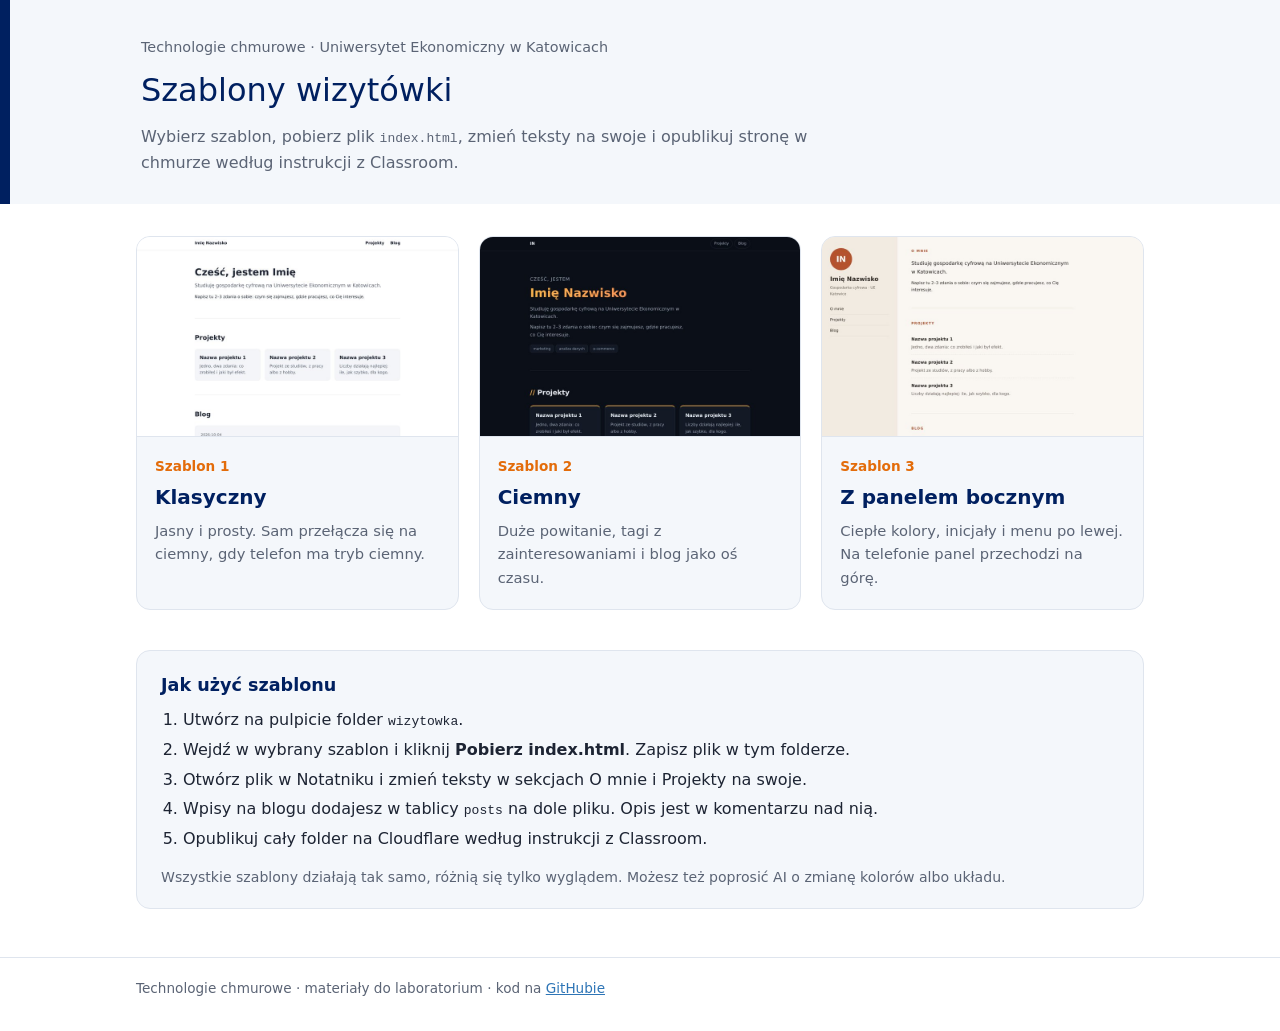
<file: index.html>
<!DOCTYPE html>
<html lang="pl">
<head>
  <meta charset="UTF-8">
  <meta name="viewport" content="width=device-width, initial-scale=1.0">
  <title>Szablony wizytówki · Technologie chmurowe</title>
  <link rel="stylesheet" href="assets/style.css">
</head>
<body>
  <header class="top">
    <div class="wrap">
      <p class="kicker">Technologie chmurowe · Uniwersytet Ekonomiczny w Katowicach</p>
      <h1>Szablony wizytówki</h1>
      <p class="sub">Wybierz szablon, pobierz plik <code>index.html</code>, zmień teksty na swoje i opublikuj stronę w chmurze według instrukcji z Classroom.</p>
    </div>
  </header>

  <main class="wrap">
    <div class="tiles">
      <a class="tile" href="szablon-1/">
        <img src="assets/szablon-1.jpg" alt="Podgląd szablonu 1: Klasyczny" loading="lazy">
        <div class="body">
          <span class="num">Szablon 1</span>
          <h2>Klasyczny</h2>
          <p>Jasny i prosty. Sam przełącza się na ciemny, gdy telefon ma tryb ciemny.</p>
        </div>
      </a>
      <a class="tile" href="szablon-2/">
        <img src="assets/szablon-2.jpg" alt="Podgląd szablonu 2: Ciemny" loading="lazy">
        <div class="body">
          <span class="num">Szablon 2</span>
          <h2>Ciemny</h2>
          <p>Duże powitanie, tagi z zainteresowaniami i blog jako oś czasu.</p>
        </div>
      </a>
      <a class="tile" href="szablon-3/">
        <img src="assets/szablon-3.jpg" alt="Podgląd szablonu 3: Z panelem bocznym" loading="lazy">
        <div class="body">
          <span class="num">Szablon 3</span>
          <h2>Z panelem bocznym</h2>
          <p>Ciepłe kolory, inicjały i menu po lewej. Na telefonie panel przechodzi na górę.</p>
        </div>
      </a>
    </div>

    <section class="steps">
      <h2>Jak użyć szablonu</h2>
      <ol>
        <li>Utwórz na pulpicie folder <code>wizytowka</code>.</li>
        <li>Wejdź w wybrany szablon i kliknij <b>Pobierz index.html</b>. Zapisz plik w tym folderze.</li>
        <li>Otwórz plik w Notatniku i zmień teksty w sekcjach O mnie i Projekty na swoje.</li>
        <li>Wpisy na blogu dodajesz w tablicy <code>posts</code> na dole pliku. Opis jest w komentarzu nad nią.</li>
        <li>Opublikuj cały folder na Cloudflare według instrukcji z Classroom.</li>
      </ol>
      <p class="hint">Wszystkie szablony działają tak samo, różnią się tylko wyglądem. Możesz też poprosić AI o zmianę kolorów albo układu.</p>
    </section>
  </main>

  <footer>
    <div class="wrap">Technologie chmurowe · materiały do laboratorium · kod na <a href="https://github.com/Svaly/technologie-chmurowe-szablony">GitHubie</a></div>
  </footer>
</body>
</html>
</file>
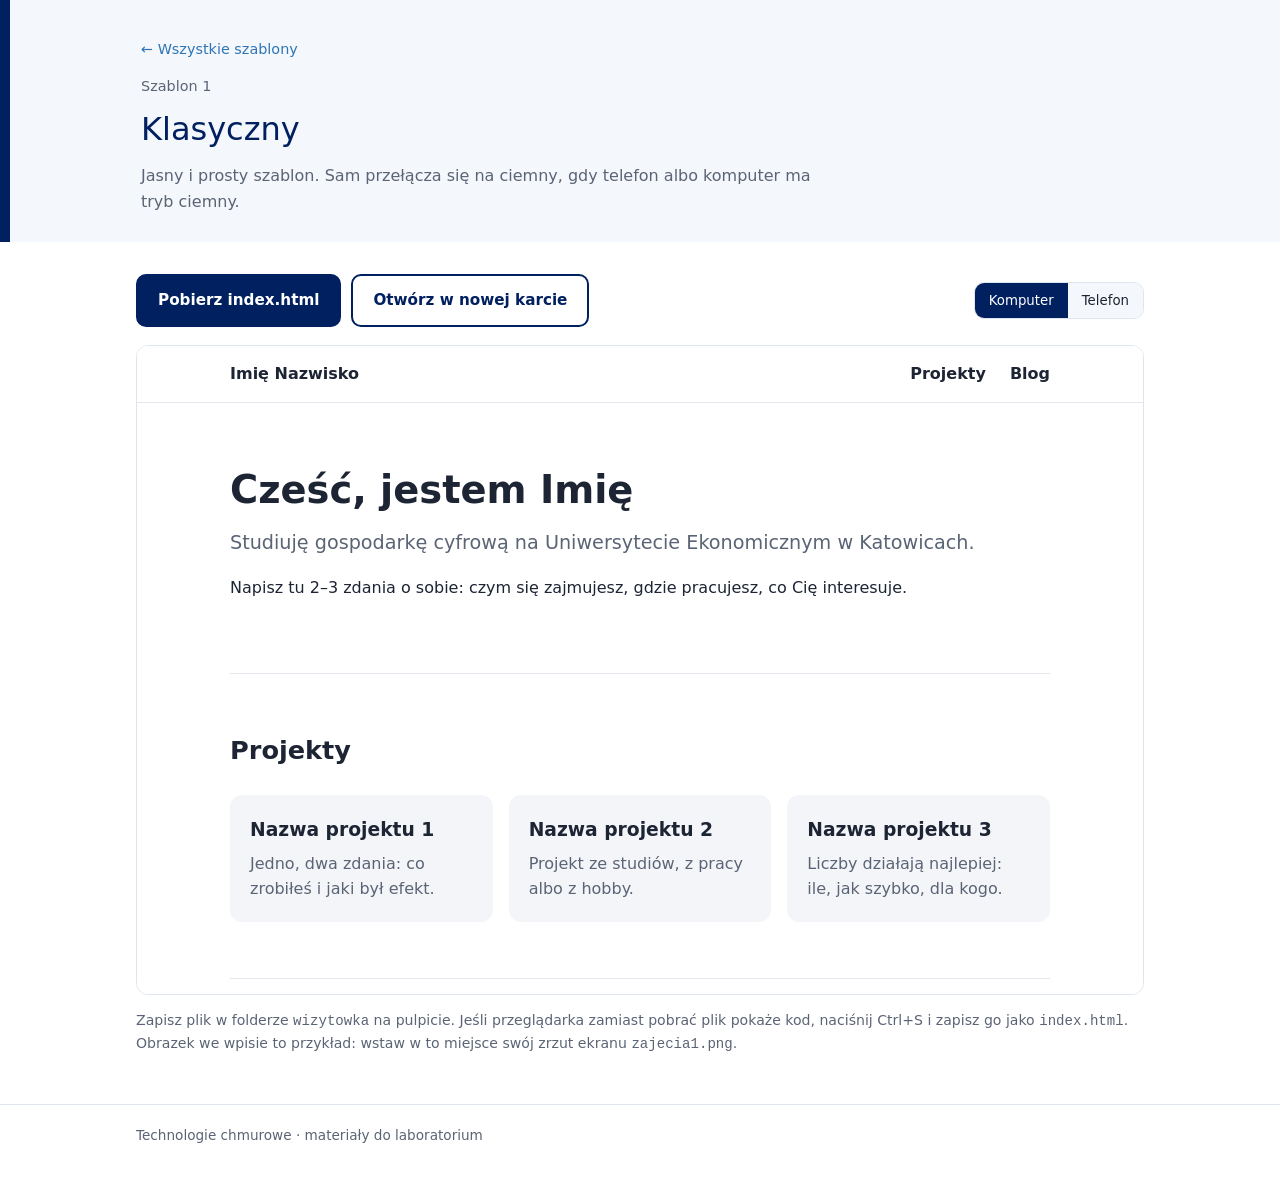
<file: szablon-1/index.html>
<!DOCTYPE html>
<html lang="pl">
<head>
  <meta charset="UTF-8">
  <meta name="viewport" content="width=device-width, initial-scale=1.0">
  <title>Szablon 1: Klasyczny · Technologie chmurowe</title>
  <link rel="stylesheet" href="../assets/style.css">
</head>
<body>
  <header class="top">
    <div class="wrap">
      <a class="back" href="../">← Wszystkie szablony</a>
      <p class="kicker">Szablon 1</p>
      <h1>Klasyczny</h1>
      <p class="sub">Jasny i prosty szablon. Sam przełącza się na ciemny, gdy telefon albo komputer ma tryb ciemny.</p>
    </div>
  </header>

  <main class="wrap">
    <div class="actions">
      <a class="btn primary" href="wizytowka/index.html" download="index.html">Pobierz index.html</a>
      <a class="btn" href="wizytowka/" target="_blank" rel="noopener">Otwórz w nowej karcie</a>
      <div class="toggle" role="group" aria-label="Rozmiar podglądu">
        <button type="button" data-size="desktop" aria-pressed="true">Komputer</button>
        <button type="button" data-size="phone" aria-pressed="false">Telefon</button>
      </div>
    </div>

    <div class="frame" id="frame">
      <iframe src="wizytowka/" title="Podgląd szablonu 1: Klasyczny"></iframe>
    </div>

    <p class="hint">Zapisz plik w folderze <code>wizytowka</code> na pulpicie. Jeśli przeglądarka zamiast pobrać plik pokaże kod, naciśnij Ctrl+S i zapisz go jako <code>index.html</code>. Obrazek we wpisie to przykład: wstaw w to miejsce swój zrzut ekranu <code>zajecia1.png</code>.</p>
  </main>

  <footer>
    <div class="wrap">Technologie chmurowe · materiały do laboratorium</div>
  </footer>

  <script>
    const frame = document.getElementById("frame");
    document.querySelectorAll(".toggle button").forEach((btn) => {
      btn.addEventListener("click", () => {
        document.querySelectorAll(".toggle button").forEach((b) => b.setAttribute("aria-pressed", "false"));
        btn.setAttribute("aria-pressed", "true");
        frame.classList.toggle("phone", btn.dataset.size === "phone");
      });
    });
  </script>
</body>
</html>
</file>
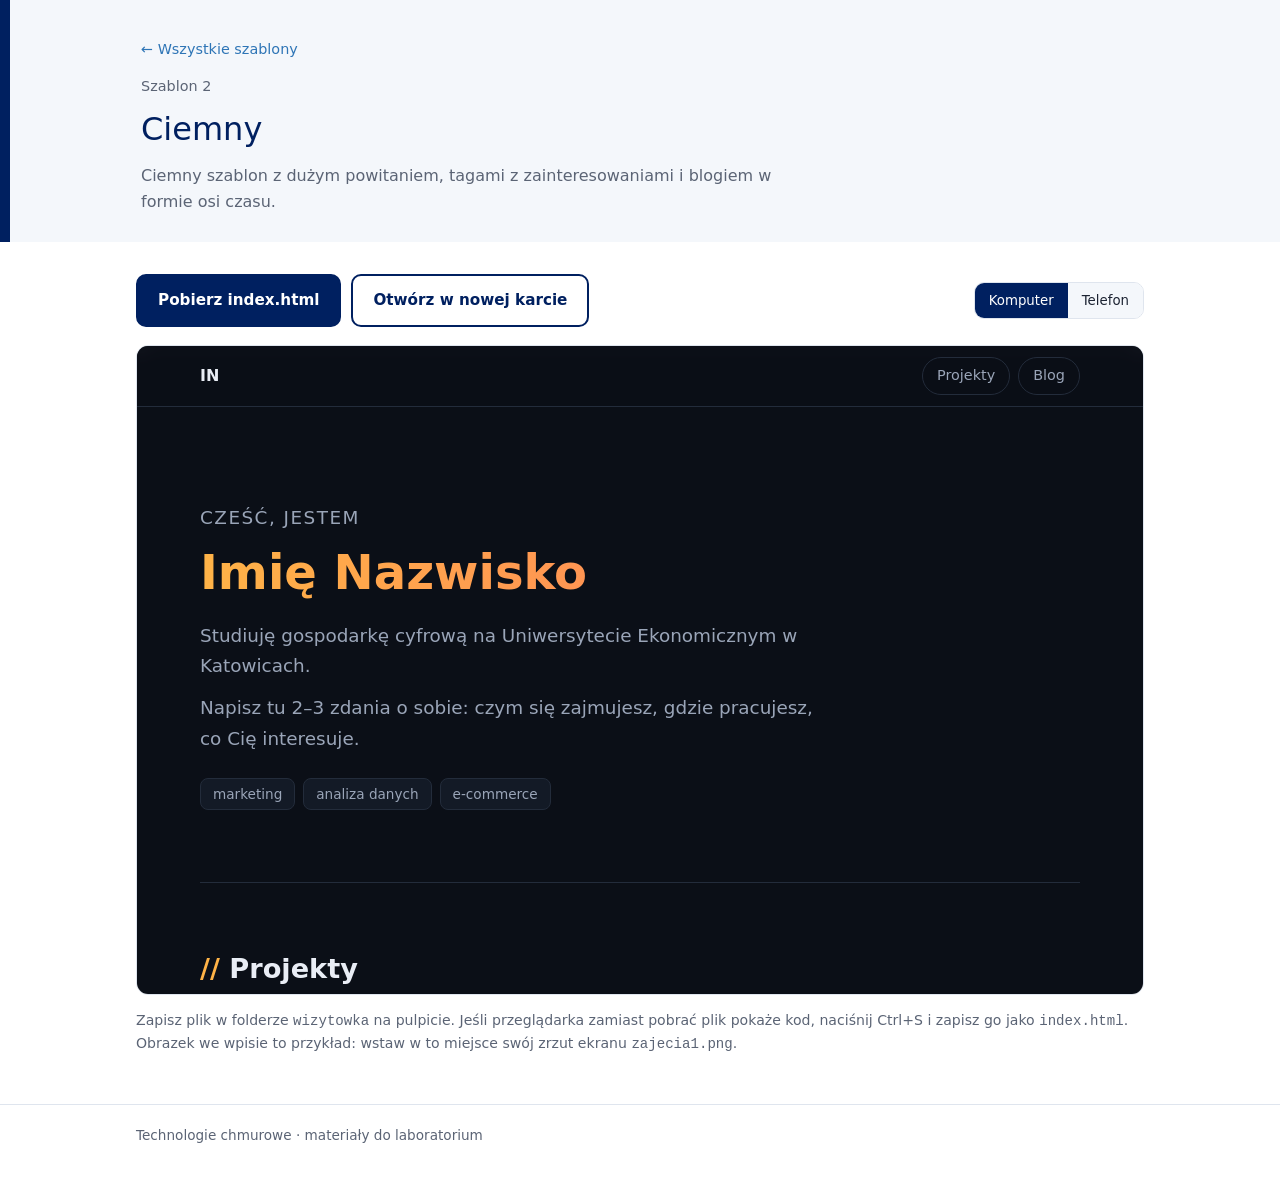
<file: szablon-2/index.html>
<!DOCTYPE html>
<html lang="pl">
<head>
  <meta charset="UTF-8">
  <meta name="viewport" content="width=device-width, initial-scale=1.0">
  <title>Szablon 2: Ciemny · Technologie chmurowe</title>
  <link rel="stylesheet" href="../assets/style.css">
</head>
<body>
  <header class="top">
    <div class="wrap">
      <a class="back" href="../">← Wszystkie szablony</a>
      <p class="kicker">Szablon 2</p>
      <h1>Ciemny</h1>
      <p class="sub">Ciemny szablon z dużym powitaniem, tagami z zainteresowaniami i blogiem w formie osi czasu.</p>
    </div>
  </header>

  <main class="wrap">
    <div class="actions">
      <a class="btn primary" href="wizytowka/index.html" download="index.html">Pobierz index.html</a>
      <a class="btn" href="wizytowka/" target="_blank" rel="noopener">Otwórz w nowej karcie</a>
      <div class="toggle" role="group" aria-label="Rozmiar podglądu">
        <button type="button" data-size="desktop" aria-pressed="true">Komputer</button>
        <button type="button" data-size="phone" aria-pressed="false">Telefon</button>
      </div>
    </div>

    <div class="frame" id="frame">
      <iframe src="wizytowka/" title="Podgląd szablonu 2: Ciemny"></iframe>
    </div>

    <p class="hint">Zapisz plik w folderze <code>wizytowka</code> na pulpicie. Jeśli przeglądarka zamiast pobrać plik pokaże kod, naciśnij Ctrl+S i zapisz go jako <code>index.html</code>. Obrazek we wpisie to przykład: wstaw w to miejsce swój zrzut ekranu <code>zajecia1.png</code>.</p>
  </main>

  <footer>
    <div class="wrap">Technologie chmurowe · materiały do laboratorium</div>
  </footer>

  <script>
    const frame = document.getElementById("frame");
    document.querySelectorAll(".toggle button").forEach((btn) => {
      btn.addEventListener("click", () => {
        document.querySelectorAll(".toggle button").forEach((b) => b.setAttribute("aria-pressed", "false"));
        btn.setAttribute("aria-pressed", "true");
        frame.classList.toggle("phone", btn.dataset.size === "phone");
      });
    });
  </script>
</body>
</html>
</file>
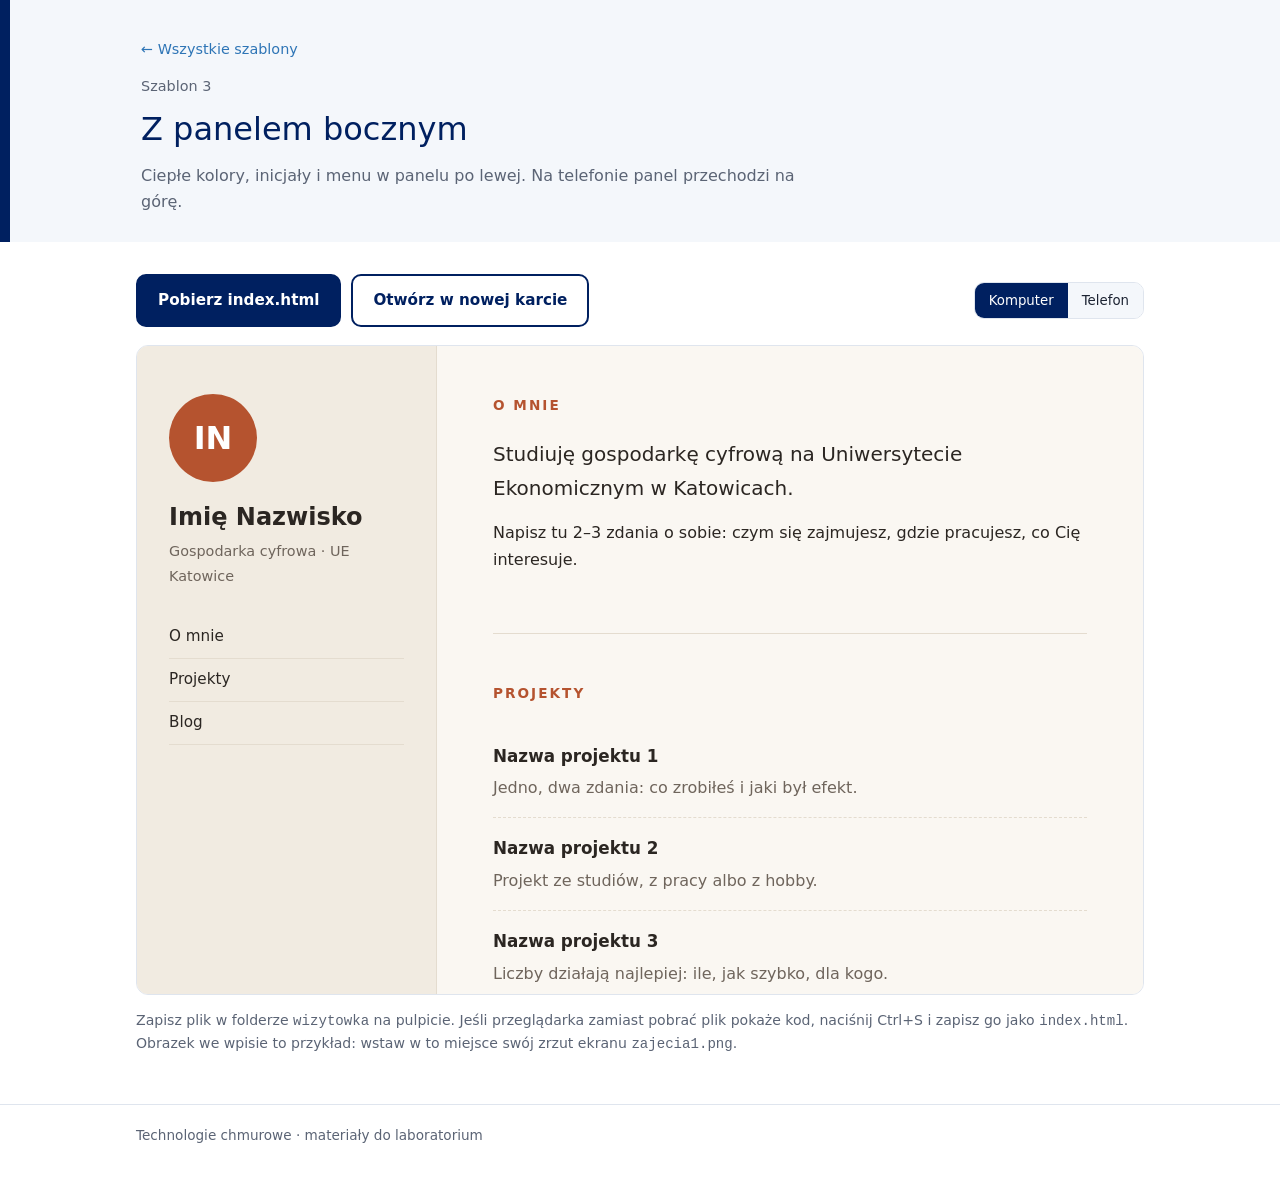
<file: szablon-3/index.html>
<!DOCTYPE html>
<html lang="pl">
<head>
  <meta charset="UTF-8">
  <meta name="viewport" content="width=device-width, initial-scale=1.0">
  <title>Szablon 3: Z panelem bocznym · Technologie chmurowe</title>
  <link rel="stylesheet" href="../assets/style.css">
</head>
<body>
  <header class="top">
    <div class="wrap">
      <a class="back" href="../">← Wszystkie szablony</a>
      <p class="kicker">Szablon 3</p>
      <h1>Z panelem bocznym</h1>
      <p class="sub">Ciepłe kolory, inicjały i menu w panelu po lewej. Na telefonie panel przechodzi na górę.</p>
    </div>
  </header>

  <main class="wrap">
    <div class="actions">
      <a class="btn primary" href="wizytowka/index.html" download="index.html">Pobierz index.html</a>
      <a class="btn" href="wizytowka/" target="_blank" rel="noopener">Otwórz w nowej karcie</a>
      <div class="toggle" role="group" aria-label="Rozmiar podglądu">
        <button type="button" data-size="desktop" aria-pressed="true">Komputer</button>
        <button type="button" data-size="phone" aria-pressed="false">Telefon</button>
      </div>
    </div>

    <div class="frame" id="frame">
      <iframe src="wizytowka/" title="Podgląd szablonu 3: Z panelem bocznym"></iframe>
    </div>

    <p class="hint">Zapisz plik w folderze <code>wizytowka</code> na pulpicie. Jeśli przeglądarka zamiast pobrać plik pokaże kod, naciśnij Ctrl+S i zapisz go jako <code>index.html</code>. Obrazek we wpisie to przykład: wstaw w to miejsce swój zrzut ekranu <code>zajecia1.png</code>.</p>
  </main>

  <footer>
    <div class="wrap">Technologie chmurowe · materiały do laboratorium</div>
  </footer>

  <script>
    const frame = document.getElementById("frame");
    document.querySelectorAll(".toggle button").forEach((btn) => {
      btn.addEventListener("click", () => {
        document.querySelectorAll(".toggle button").forEach((b) => b.setAttribute("aria-pressed", "false"));
        btn.setAttribute("aria-pressed", "true");
        frame.classList.toggle("phone", btn.dataset.size === "phone");
      });
    });
  </script>
</body>
</html>
</file>
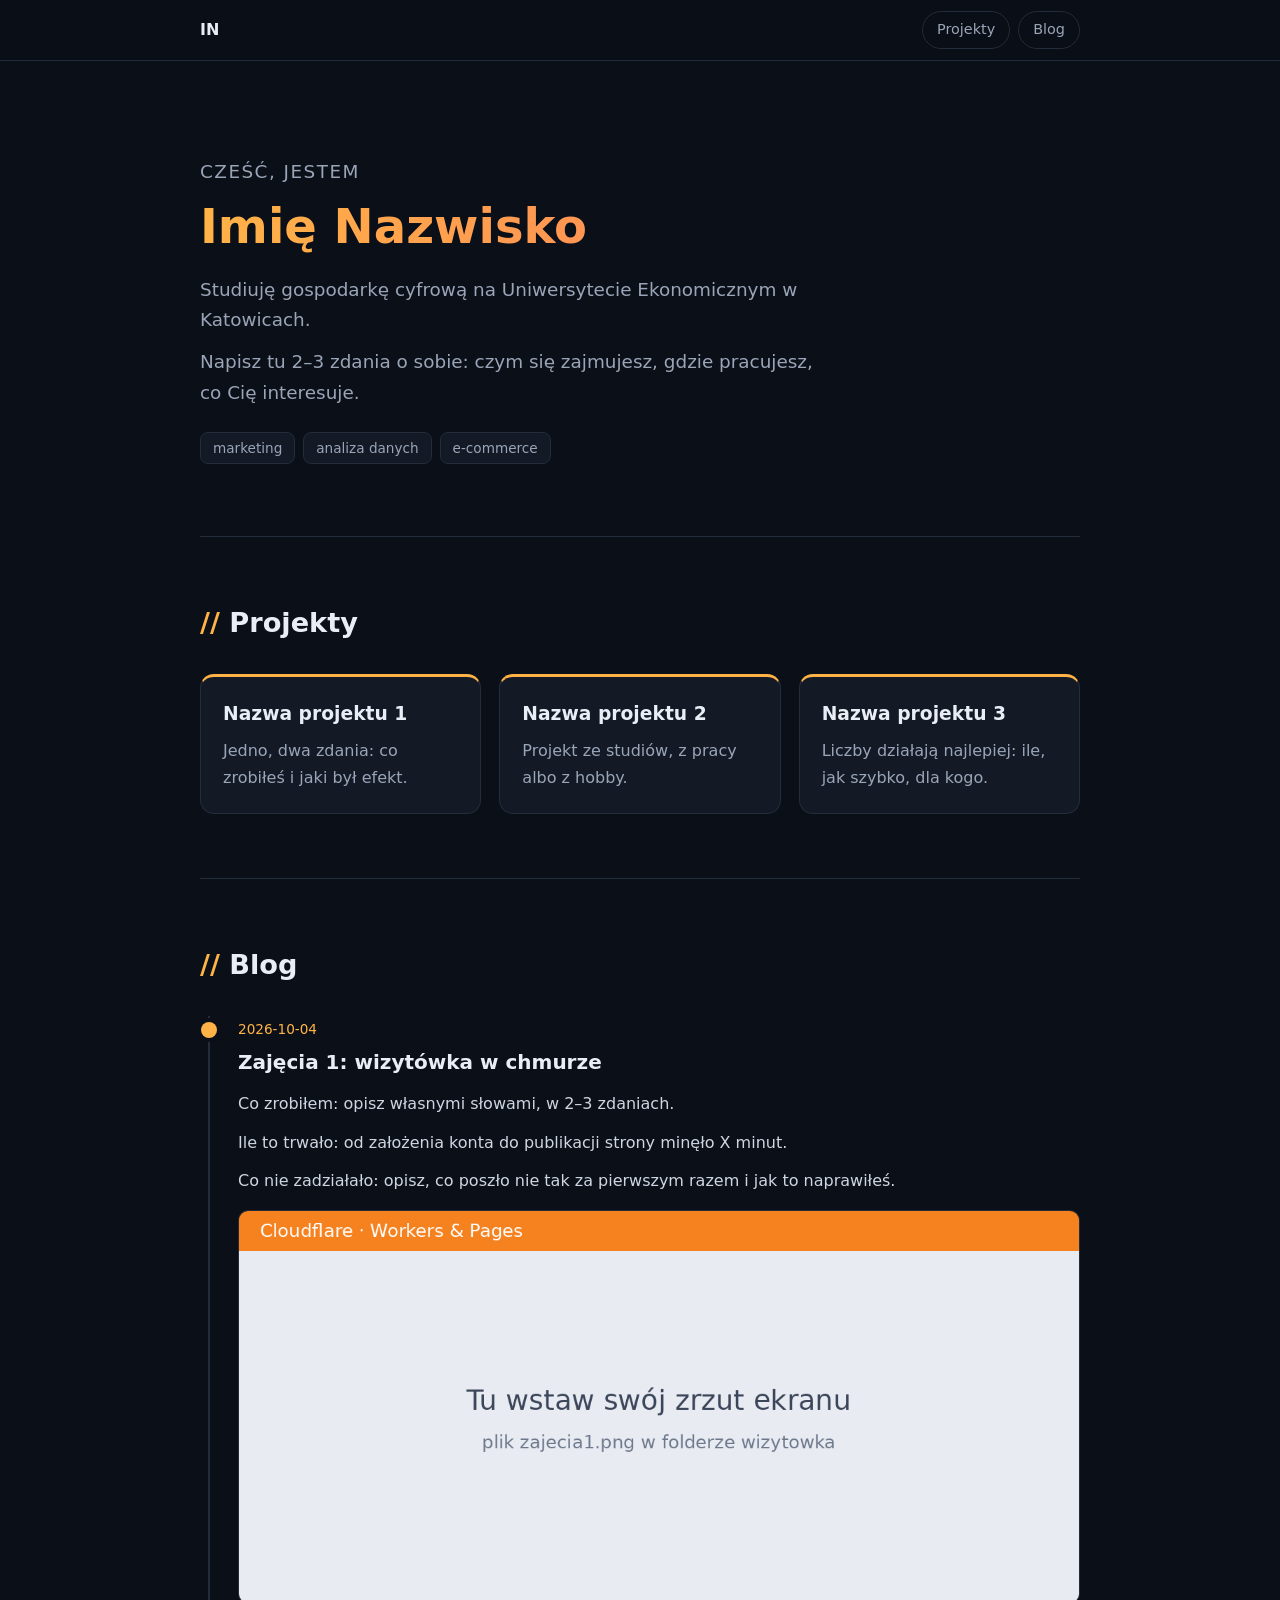
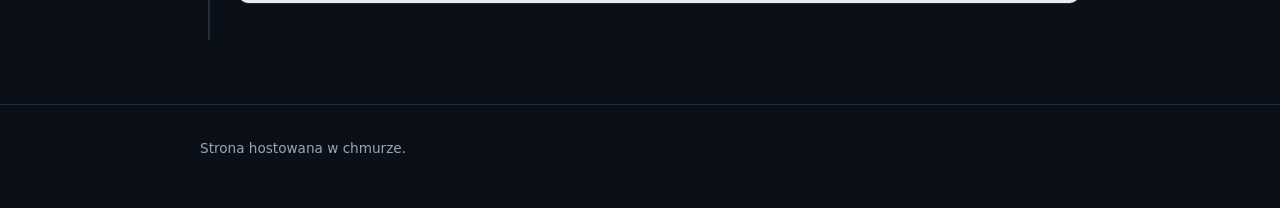
<file: szablon-2/wizytowka/index.html>
<!DOCTYPE html>
<html lang="pl">
<head>
  <meta charset="UTF-8">
  <meta name="viewport" content="width=device-width, initial-scale=1.0">
  <!-- Jeśli nie chcesz, żeby Google znalazł Twoją stronę, zostaw poniższą linię. Jeśli chcesz, usuń ją. -->
  <meta name="robots" content="noindex">
  <title>Imię Nazwisko · wizytówka</title>
  <style>
    :root {
      --bg: #0b0f17;
      --panel: #131a26;
      --text: #e9edf5;
      --muted: #9aa5b8;
      --accent: #ffb347;
      --accent2: #ff6f61;
      --line: #232c3b;
    }
    * { box-sizing: border-box; }
    html { scroll-behavior: smooth; }
    body {
      margin: 0;
      font-family: Verdana, Geneva, "DejaVu Sans", sans-serif;
      background: var(--bg);
      color: var(--text);
      line-height: 1.65;
    }
    a { color: var(--accent); }
    .wrap { max-width: 920px; margin: 0 auto; padding: 0 20px; }

    nav {
      position: sticky; top: 0; z-index: 10;
      background: rgba(11, 15, 23, 0.85);
      backdrop-filter: blur(8px);
      border-bottom: 1px solid var(--line);
    }
    nav .wrap { display: flex; align-items: center; gap: 8px; height: 60px; }
    nav .logo { margin-right: auto; font-weight: bold; color: var(--text); text-decoration: none; }
    nav a.pill {
      color: var(--muted); text-decoration: none; font-size: 0.9rem;
      padding: 6px 14px; border-radius: 999px; border: 1px solid var(--line);
    }
    nav a.pill:hover { color: var(--bg); background: var(--accent); border-color: var(--accent); }

    header.hero { padding: 96px 0 72px; }
    .hello { color: var(--accent); font-size: 0.95rem; letter-spacing: 0.08em; text-transform: uppercase; margin: 0 0 12px; }
    .hero h1 {
      font-size: 3rem; line-height: 1.15; margin: 0 0 20px;
      background: linear-gradient(90deg, var(--accent), var(--accent2));
      -webkit-background-clip: text; background-clip: text; color: transparent;
    }
    .hero p { font-size: 1.15rem; color: var(--muted); max-width: 620px; margin: 0 0 12px; }
    .tags { display: flex; flex-wrap: wrap; gap: 8px; margin-top: 24px; }
    .tags span { background: var(--panel); border: 1px solid var(--line); border-radius: 8px; padding: 4px 12px; font-size: 0.85rem; color: var(--muted); }

    section { padding: 64px 0; border-top: 1px solid var(--line); }
    h2 { font-size: 1.7rem; margin: 0 0 28px; }
    h2::before { content: "// "; color: var(--accent); }

    .grid { display: grid; grid-template-columns: repeat(auto-fit, minmax(250px, 1fr)); gap: 18px; }
    .card {
      background: var(--panel); border: 1px solid var(--line); border-radius: 14px;
      padding: 22px; border-top: 3px solid var(--accent);
      transition: transform 0.15s ease;
    }
    .card:hover { transform: translateY(-3px); }
    .card h3 { margin: 0 0 8px; }
    .card p { margin: 0; color: var(--muted); }

    /* Blog jako oś czasu */
    #posts { border-left: 2px solid var(--line); margin-left: 8px; }
    .post { position: relative; padding: 0 0 36px 28px; }
    .post::before {
      content: ""; position: absolute; left: -9px; top: 6px;
      width: 16px; height: 16px; border-radius: 50%;
      background: var(--accent); box-shadow: 0 0 0 4px var(--bg);
    }
    .post time { color: var(--accent); font-size: 0.85rem; }
    .post h3 { margin: 4px 0 0; font-size: 1.25rem; }
    .post p { margin: 12px 0 0; color: #cfd6e3; }
    .post img { display: block; max-width: 100%; margin-top: 16px; border-radius: 10px; border: 1px solid var(--line); }

    footer { padding: 32px 0 48px; color: var(--muted); font-size: 0.85rem; border-top: 1px solid var(--line); }

    @media (max-width: 560px) {
      .hero h1 { font-size: 2.2rem; }
      header.hero { padding: 56px 0 40px; }
      nav a.pill { padding: 5px 10px; font-size: 0.8rem; }
    }
  </style>
</head>
<body>
  <nav>
    <div class="wrap">
      <a class="logo" href="#o-mnie">IN</a>
      <a class="pill" href="#projekty">Projekty</a>
      <a class="pill" href="#blog">Blog</a>
    </div>
  </nav>

  <main class="wrap">
    <!-- ========== O MNIE: zmień teksty na swoje ========== -->
    <header class="hero" id="o-mnie">
      <p class="hello">Cześć, jestem</p>
      <h1>Imię Nazwisko</h1>
      <p>Studiuję gospodarkę cyfrową na Uniwersytecie Ekonomicznym w Katowicach.</p>
      <p>Napisz tu 2–3 zdania o sobie: czym się zajmujesz, gdzie pracujesz, co Cię interesuje.</p>
      <div class="tags">
        <span>marketing</span>
        <span>analiza danych</span>
        <span>e-commerce</span>
      </div>
    </header>

    <!-- ========== PROJEKTY: zmień, dodaj albo usuń karty ========== -->
    <section id="projekty">
      <h2>Projekty</h2>
      <div class="grid">
        <div class="card">
          <h3>Nazwa projektu 1</h3>
          <p>Jedno, dwa zdania: co zrobiłeś i jaki był efekt.</p>
        </div>
        <div class="card">
          <h3>Nazwa projektu 2</h3>
          <p>Projekt ze studiów, z pracy albo z hobby.</p>
        </div>
        <div class="card">
          <h3>Nazwa projektu 3</h3>
          <p>Liczby działają najlepiej: ile, jak szybko, dla kogo.</p>
        </div>
      </div>
    </section>

    <!-- ========== BLOG: wpisy dodajesz w tablicy posts na dole pliku ========== -->
    <section id="blog">
      <h2>Blog</h2>
      <div id="posts"></div>
    </section>
  </main>

  <footer>
    <div class="wrap">Strona hostowana w chmurze.</div>
  </footer>

  <script>
    // =====================================================================
    // WPISY NA BLOGU
    // Każdy wpis to jeden obiekt { data, tytul, tresc, obraz }.
    // - data:  w formacie RRRR-MM-DD, wpisy same ułożą się od najnowszego
    // - tresc: akapity oddzielaj pustą linią (\n\n)
    // - obraz: nazwa pliku zrzutu ekranu w tym samym folderze (albo "" jeśli brak)
    // Nowy wpis: skopiuj cały obiekt, wklej po przecinku i zmień treść.
    // =====================================================================
    const posts = [
      {
        data: "2026-10-04",
        tytul: "Zajęcia 1: wizytówka w chmurze",
        tresc: "Co zrobiłem: opisz własnymi słowami, w 2–3 zdaniach.\n\nIle to trwało: od założenia konta do publikacji strony minęło X minut.\n\nCo nie zadziałało: opisz, co poszło nie tak za pierwszym razem i jak to naprawiłeś.",
        obraz: "zajecia1.png"
      }
    ];

    // Poniżej nic nie musisz zmieniać.
    const container = document.getElementById("posts");
    posts
      .slice()
      .sort((a, b) => b.data.localeCompare(a.data))
      .forEach((post) => {
        const article = document.createElement("article");
        article.className = "post";

        const time = document.createElement("time");
        time.textContent = post.data;
        article.appendChild(time);

        const h3 = document.createElement("h3");
        h3.textContent = post.tytul;
        article.appendChild(h3);

        post.tresc.split(/\n\s*\n/).forEach((paragraph) => {
          const p = document.createElement("p");
          p.textContent = paragraph.trim();
          article.appendChild(p);
        });

        if (post.obraz) {
          const img = document.createElement("img");
          img.src = post.obraz;
          img.alt = "Zrzut ekranu: " + post.tytul;
          img.onerror = () => img.remove();
          article.appendChild(img);
        }

        container.appendChild(article);
      });
  </script>
</body>
</html>
</file>
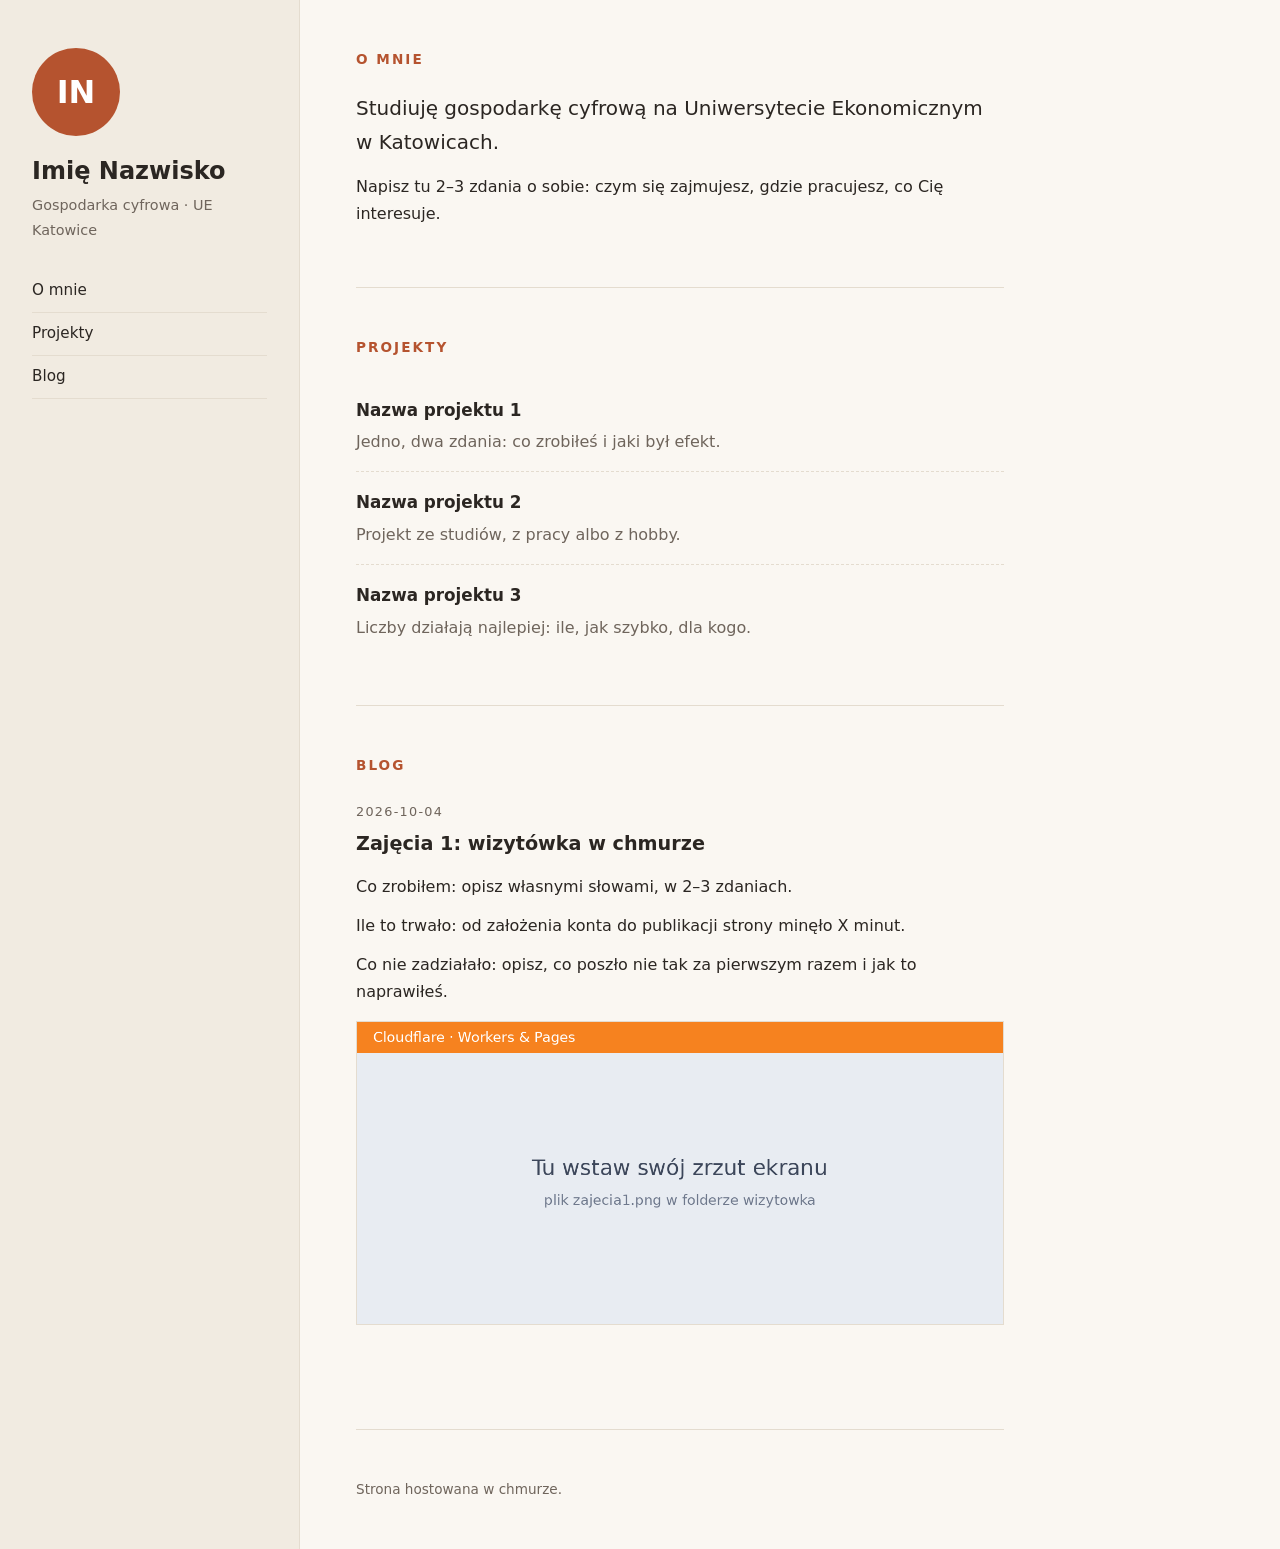
<file: szablon-3/wizytowka/index.html>
<!DOCTYPE html>
<html lang="pl">
<head>
  <meta charset="UTF-8">
  <meta name="viewport" content="width=device-width, initial-scale=1.0">
  <!-- Jeśli nie chcesz, żeby Google znalazł Twoją stronę, zostaw poniższą linię. Jeśli chcesz, usuń ją. -->
  <meta name="robots" content="noindex">
  <title>Imię Nazwisko · wizytówka</title>
  <style>
    :root {
      --bg: #faf7f2;
      --side: #f1ebe1;
      --text: #2b2622;
      --muted: #6f655c;
      --accent: #b5532f;
      --line: #e4dccf;
    }
    * { box-sizing: border-box; }
    html { scroll-behavior: smooth; }
    body {
      margin: 0;
      font-family: Verdana, Geneva, "DejaVu Sans", sans-serif;
      background: var(--bg);
      color: var(--text);
      line-height: 1.7;
    }
    a { color: var(--accent); }

    .layout { display: grid; grid-template-columns: 300px 1fr; min-height: 100vh; }

    aside {
      background: var(--side);
      border-right: 1px solid var(--line);
      padding: 48px 32px;
    }
    aside .inner { position: sticky; top: 48px; }
    .avatar {
      width: 88px; height: 88px; border-radius: 50%;
      background: var(--accent); color: #fff;
      display: flex; align-items: center; justify-content: center;
      font-size: 2rem; font-weight: bold; margin-bottom: 20px;
    }
    aside h1 { font-size: 1.5rem; margin: 0 0 6px; line-height: 1.3; }
    aside .role { color: var(--muted); font-size: 0.9rem; margin: 0 0 28px; }
    aside nav a {
      display: block; padding: 8px 0; color: var(--text); text-decoration: none;
      border-bottom: 1px solid var(--line); font-size: 0.95rem;
    }
    aside nav a:hover { color: var(--accent); padding-left: 6px; transition: padding 0.15s; }

    main { padding: 48px 56px; max-width: 760px; }
    section { padding: 0 0 48px; margin-bottom: 48px; border-bottom: 1px solid var(--line); }
    section:last-child { border-bottom: none; }
    h2 {
      font-size: 0.85rem; letter-spacing: 0.15em; text-transform: uppercase;
      color: var(--accent); margin: 0 0 20px;
    }
    .lead { font-size: 1.25rem; margin: 0 0 14px; }
    p { margin: 0 0 12px; }

    .project { padding: 16px 0; border-bottom: 1px dashed var(--line); }
    .project:last-child { border-bottom: none; }
    .project h3 { margin: 0 0 4px; font-size: 1.05rem; }
    .project p { margin: 0; color: var(--muted); }

    .post { padding: 0 0 28px; margin-bottom: 28px; border-bottom: 1px dashed var(--line); }
    .post:last-child { border-bottom: none; }
    .post time { font-size: 0.8rem; letter-spacing: 0.1em; text-transform: uppercase; color: var(--muted); }
    .post h3 { margin: 4px 0 0; font-size: 1.2rem; }
    .post p { margin: 12px 0 0; }
    .post img { display: block; max-width: 100%; margin-top: 16px; border: 1px solid var(--line); }

    footer { color: var(--muted); font-size: 0.85rem; }

    @media (max-width: 800px) {
      .layout { grid-template-columns: 1fr; }
      aside { border-right: none; border-bottom: 1px solid var(--line); padding: 32px 20px; }
      aside .inner { position: static; }
      aside nav { display: flex; gap: 18px; }
      aside nav a { border-bottom: none; padding: 0; }
      main { padding: 32px 20px; }
    }
  </style>
</head>
<body>
  <div class="layout">
    <!-- ========== PANEL BOCZNY: zmień inicjały, imię i opis ========== -->
    <aside>
      <div class="inner">
        <div class="avatar">IN</div>
        <h1>Imię Nazwisko</h1>
        <p class="role">Gospodarka cyfrowa · UE Katowice</p>
        <nav>
          <a href="#o-mnie">O mnie</a>
          <a href="#projekty">Projekty</a>
          <a href="#blog">Blog</a>
        </nav>
      </div>
    </aside>

    <main>
      <!-- ========== O MNIE: zmień teksty na swoje ========== -->
      <section id="o-mnie">
        <h2>O mnie</h2>
        <p class="lead">Studiuję gospodarkę cyfrową na Uniwersytecie Ekonomicznym w Katowicach.</p>
        <p>Napisz tu 2–3 zdania o sobie: czym się zajmujesz, gdzie pracujesz, co Cię interesuje.</p>
      </section>

      <!-- ========== PROJEKTY: zmień, dodaj albo usuń projekty ========== -->
      <section id="projekty">
        <h2>Projekty</h2>
        <div class="project">
          <h3>Nazwa projektu 1</h3>
          <p>Jedno, dwa zdania: co zrobiłeś i jaki był efekt.</p>
        </div>
        <div class="project">
          <h3>Nazwa projektu 2</h3>
          <p>Projekt ze studiów, z pracy albo z hobby.</p>
        </div>
        <div class="project">
          <h3>Nazwa projektu 3</h3>
          <p>Liczby działają najlepiej: ile, jak szybko, dla kogo.</p>
        </div>
      </section>

      <!-- ========== BLOG: wpisy dodajesz w tablicy posts na dole pliku ========== -->
      <section id="blog">
        <h2>Blog</h2>
        <div id="posts"></div>
      </section>

      <footer>Strona hostowana w chmurze.</footer>
    </main>
  </div>

  <script>
    // =====================================================================
    // WPISY NA BLOGU
    // Każdy wpis to jeden obiekt { data, tytul, tresc, obraz }.
    // - data:  w formacie RRRR-MM-DD, wpisy same ułożą się od najnowszego
    // - tresc: akapity oddzielaj pustą linią (\n\n)
    // - obraz: nazwa pliku zrzutu ekranu w tym samym folderze (albo "" jeśli brak)
    // Nowy wpis: skopiuj cały obiekt, wklej po przecinku i zmień treść.
    // =====================================================================
    const posts = [
      {
        data: "2026-10-04",
        tytul: "Zajęcia 1: wizytówka w chmurze",
        tresc: "Co zrobiłem: opisz własnymi słowami, w 2–3 zdaniach.\n\nIle to trwało: od założenia konta do publikacji strony minęło X minut.\n\nCo nie zadziałało: opisz, co poszło nie tak za pierwszym razem i jak to naprawiłeś.",
        obraz: "zajecia1.png"
      }
    ];

    // Poniżej nic nie musisz zmieniać.
    const container = document.getElementById("posts");
    posts
      .slice()
      .sort((a, b) => b.data.localeCompare(a.data))
      .forEach((post) => {
        const article = document.createElement("article");
        article.className = "post";

        const time = document.createElement("time");
        time.textContent = post.data;
        article.appendChild(time);

        const h3 = document.createElement("h3");
        h3.textContent = post.tytul;
        article.appendChild(h3);

        post.tresc.split(/\n\s*\n/).forEach((paragraph) => {
          const p = document.createElement("p");
          p.textContent = paragraph.trim();
          article.appendChild(p);
        });

        if (post.obraz) {
          const img = document.createElement("img");
          img.src = post.obraz;
          img.alt = "Zrzut ekranu: " + post.tytul;
          img.onerror = () => img.remove();
          article.appendChild(img);
        }

        container.appendChild(article);
      });
  </script>
</body>
</html>
</file>
<file: assets/style.css>
:root {
  --navy: #002060;
  --blue: #2e75b6;
  --light: #deebf7;
  --orange: #e36c0a;
  --text: #1d2433;
  --muted: #5b6475;
  --bg: #ffffff;
  --card: #f4f7fb;
  --line: #dfe5ee;
}
@media (prefers-color-scheme: dark) {
  :root {
    --navy: #9db8f0;
    --blue: #7aa2ff;
    --light: #1c2638;
    --text: #e8ebf2;
    --muted: #a2a9b8;
    --bg: #11151c;
    --card: #1a2029;
    --line: #2a313d;
  }
}
* { box-sizing: border-box; }
body {
  margin: 0;
  font-family: Verdana, Geneva, "DejaVu Sans", sans-serif;
  background: var(--bg);
  color: var(--text);
  line-height: 1.6;
}
a { color: var(--blue); }
.wrap { max-width: 1040px; margin: 0 auto; padding: 0 16px; }
header.top { border-left: 10px solid #002060; background: var(--card); padding: 36px 0 28px; }
header.top .kicker { margin: 0 0 6px; color: var(--muted); font-size: 0.9rem; }
header.top h1 { margin: 0 0 8px; color: var(--navy); font-size: 2rem; font-weight: normal; }
header.top p.sub { margin: 0; color: var(--muted); max-width: 680px; }
main.wrap { padding-top: 32px; padding-bottom: 48px; }
.tiles { display: grid; grid-template-columns: repeat(auto-fit, minmax(280px, 1fr)); gap: 20px; }
.tile {
  display: block; text-decoration: none; color: inherit;
  background: var(--card); border: 1px solid var(--line); border-radius: 14px; overflow: hidden;
  transition: transform 0.15s ease, box-shadow 0.15s ease;
}
.tile:hover { transform: translateY(-3px); box-shadow: 0 10px 24px rgba(0, 32, 96, 0.15); }
.tile img { display: block; width: 100%; aspect-ratio: 8 / 5; object-fit: cover; border-bottom: 1px solid var(--line); }
.tile .body { padding: 16px 18px 20px; }
.tile .num { color: var(--orange); font-weight: bold; font-size: 0.85rem; }
.tile h2 { margin: 2px 0 6px; font-size: 1.25rem; color: var(--navy); }
.tile p { margin: 0; color: var(--muted); font-size: 0.92rem; }
.steps { margin-top: 40px; background: var(--card); border: 1px solid var(--line); border-radius: 14px; padding: 20px 24px; }
.steps h2 { margin: 0 0 8px; font-size: 1.1rem; color: var(--navy); }
.steps ol { margin: 0; padding-left: 22px; }
.steps li { margin: 4px 0; }
footer { border-top: 1px solid var(--line); padding: 20px 0 32px; color: var(--muted); font-size: 0.85rem; }

/* Podstrona szablonu */
.back { display: inline-block; margin-bottom: 14px; text-decoration: none; font-size: 0.9rem; }
.actions { display: flex; flex-wrap: wrap; gap: 10px; align-items: center; margin: 0 0 18px; }
.btn {
  display: inline-block; padding: 12px 20px; border-radius: 10px; text-decoration: none; font-weight: bold;
  border: 2px solid var(--navy); color: var(--navy); background: transparent; font-family: inherit; font-size: 0.95rem; cursor: pointer;
}
.btn.primary { background: #002060; border-color: #002060; color: #fff; }
.btn.primary:hover { background: #0b3a8f; }
.toggle { margin-left: auto; display: inline-flex; border: 1px solid var(--line); border-radius: 10px; overflow: hidden; }
.toggle button { border: 0; background: var(--card); color: var(--text); padding: 10px 14px; font-family: inherit; cursor: pointer; }
.toggle button[aria-pressed="true"] { background: #002060; color: #fff; }
.frame {
  margin: 0 auto; border: 1px solid var(--line); border-radius: 12px; overflow: hidden; background: #fff;
  transition: width 0.2s ease; width: 100%;
}
.frame.phone { width: 390px; max-width: 100%; }
.frame iframe { display: block; width: 100%; height: 72vh; min-height: 480px; border: 0; }
.hint { color: var(--muted); font-size: 0.88rem; margin: 14px 0 0; }
@media (max-width: 640px) {
  header.top h1 { font-size: 1.6rem; }
  .toggle { display: none; }
  .frame iframe { height: 65vh; }
}
</file>
